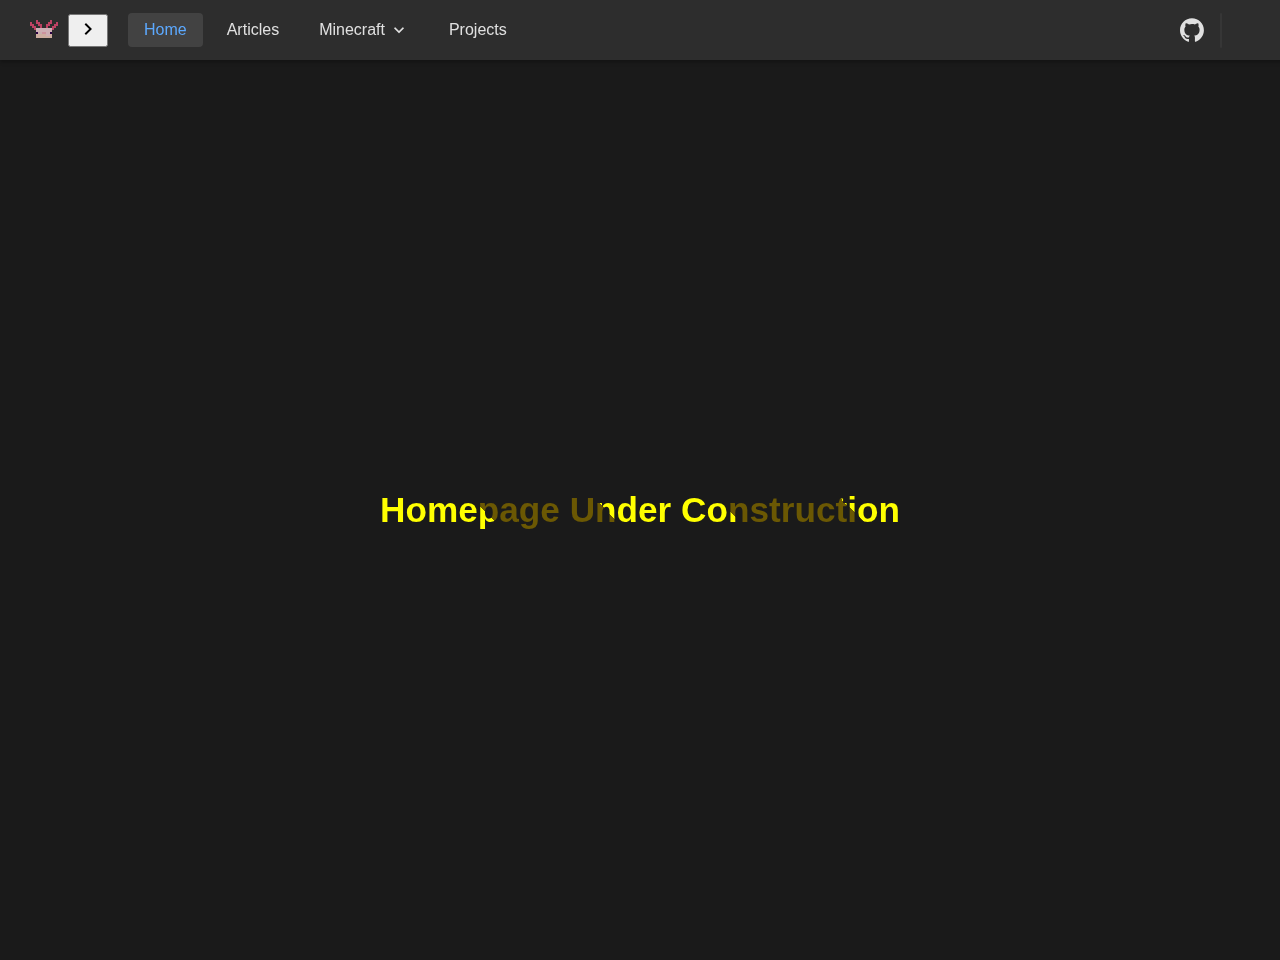
<file: index.html>
<!DOCTYPE html>
<html lang="en">
<head>
    <meta charset="UTF-8">
    <meta name="viewport" content="width=device-width, initial-scale=1.0">
    <title>Welcome</title>
    <link rel="icon" type="image/png" href="/assets/images/favicon.png">
  
    <link rel="stylesheet" href="/css/main.css">
    <link rel="stylesheet" href="/css/starting_page.css">
    <link rel="stylesheet" href="/css/themes.css">
    <link rel="stylesheet" href="https://fonts.googleapis.com/icon?family=Material+Icons">

    <script src="/components/header/header.js"></script>
    <link rel="stylesheet" href="/components/header/header.css">
</head>
<body>
    <header></header>
    <div class="container">
        <h1 class="construction_text_tape">Homepage Under Construction</h1>
    </div>
    <script src="/js/updateDisplayMode.js" type="module"></script>
</body>
</html>
</file>
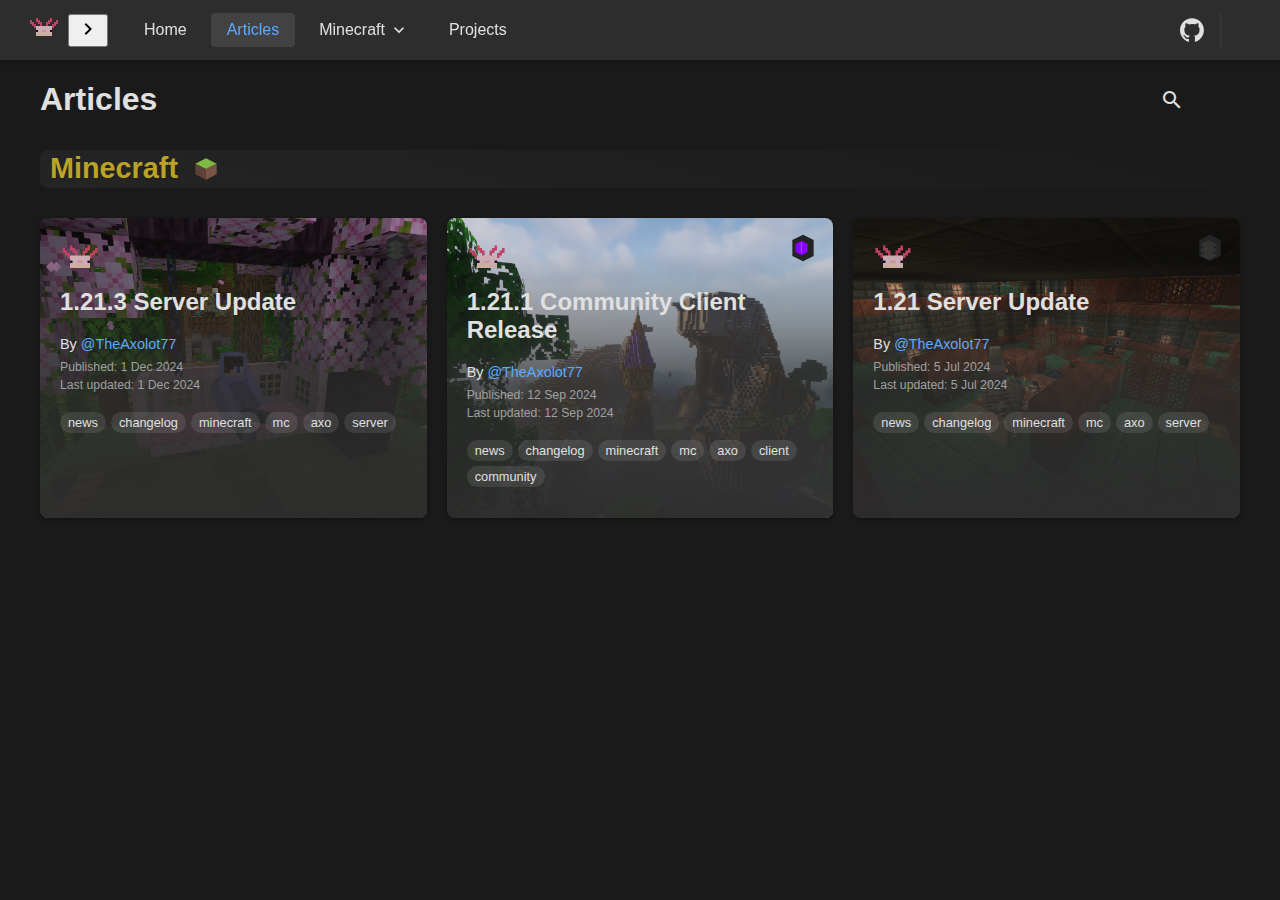
<file: articles/index.html>
<!DOCTYPE html>
<html lang="en">
  <head>
    <meta charset="UTF-8" />
    <meta name="viewport" content="width=device-width, initial-scale=1.0" />
    <title>Articles</title>
    <link rel="icon" type="image/png" href="/assets/images/favicon.png" />
    
    <link rel="stylesheet" href="css/articles.css" />
    <link rel="stylesheet" href="/css/themes.css" />
    <link
      rel="stylesheet"
      href="https://fonts.googleapis.com/icon?family=Material+Icons"
    />

    <script src="/components/header/header.js"></script>
    <link rel="stylesheet" href="/components/header/header.css">
    
    <script src="articles.json.js"></script>
  </head>
  <body>
    <header></header>
    <div class="articles-container">
      <div class="header-container">
        <h1>Articles</h1>
        <div class="search-container">
          <button class="search-button" id="search-toggle">
            <span class="material-icons">search</span>
          </button>
          <div class="search-field-container hidden" id="search-field">
            <input
              type="text"
              class="search-input"
              id="search-input"
              placeholder="Search articles..."
            />
            <button class="search-clear" id="search-clear">
              <span class="material-icons">close</span>
            </button>
            <button class="search-mode" id="search-mode">
              <span class="material-icons">sell</span>
            </button>
          </div>
        </div>
      </div>
      <div id="articles-grid"></div>
    </div>
    <script src="js/articles.js" type="module"></script>
  </body>
</html>
</file>
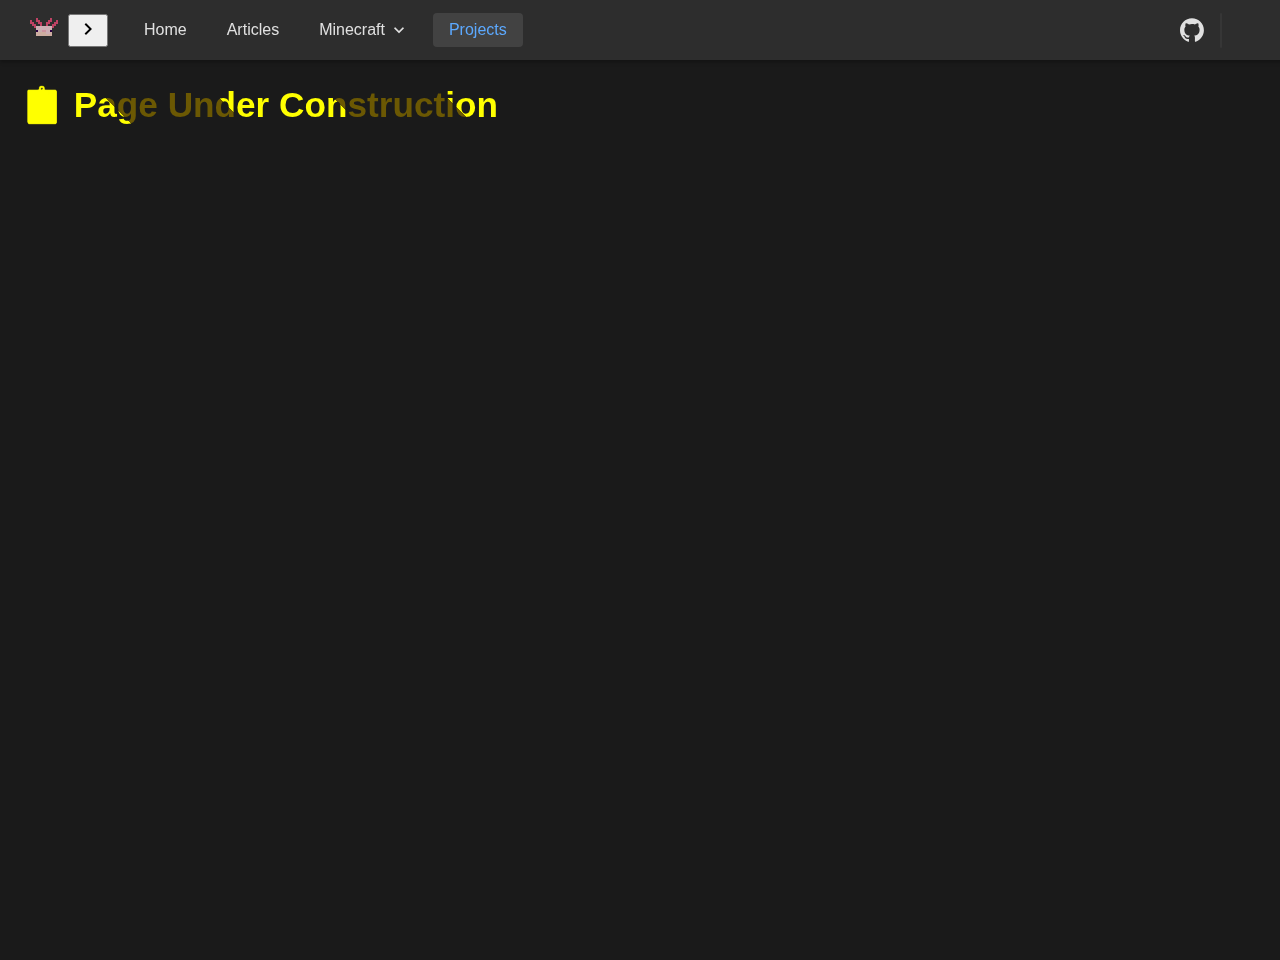
<file: projects/index.html>
<!DOCTYPE html>
<html lang="en">
<head>
    <meta charset="UTF-8">
    <meta name="viewport" content="width=device-width, initial-scale=1.0">
    <title>Projects</title>
    <link rel="icon" type="image/png" href="/assets/images/favicon.png">
  
    <link rel="stylesheet" href="/css/main.css">
    <link rel="stylesheet" href="/css/themes.css">
    <link rel="stylesheet" href="https://fonts.googleapis.com/icon?family=Material+Icons">

    <script src="/components/header/header.js"></script>
    <link rel="stylesheet" href="/components/header/header.css">
</head>
<body>
    <header></header>
    <div class="container">
        <h1 class="construction_text_tape">📋 Page Under Construction</h1>
    </div>
    <script src="/js/updateDisplayMode.js" type="module"></script>
</body>
</html>
</file>
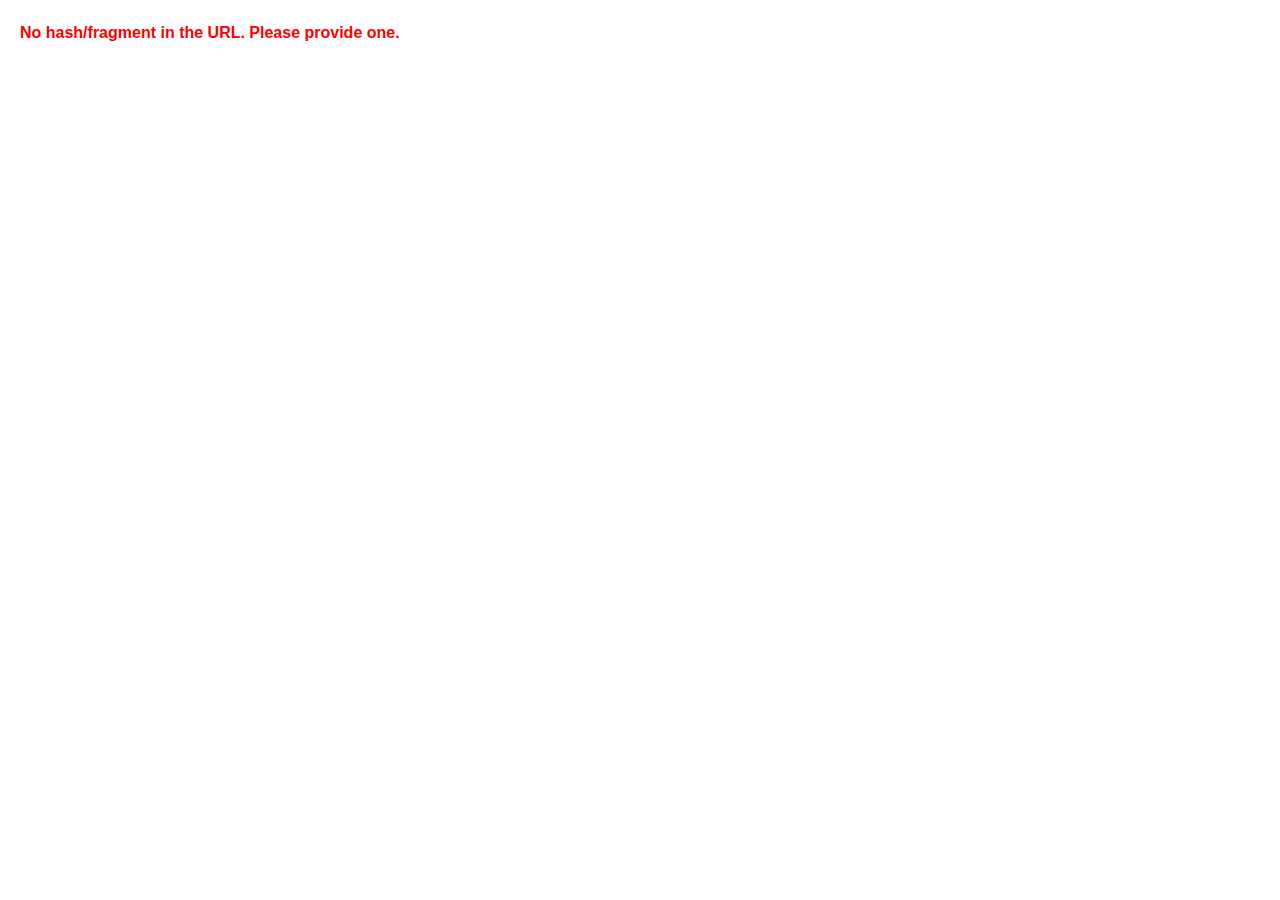
<file: .tests/hashviewer/index.html>
<!DOCTYPE html>
<html lang="en">
<head>
    <meta charset="UTF-8">
    <meta name="viewport" content="width=device-width, initial-scale=1.0">
    <title>Markdown Viewer</title>
    <style>
        body {
            font-family: Arial, sans-serif;
            margin: 20px;
            line-height: 1.6;
        }
        h1, h2, h3, h4, h5, h6 {
            color: #333;
        }
        pre {
            background: #f4f4f4;
            padding: 10px;
            border-radius: 5px;
            overflow-x: auto;
        }
        code {
            font-family: monospace;
            background: #f4f4f4;
            padding: 2px 4px;
            border-radius: 3px;
        }
        .error {
            color: red;
            font-weight: bold;
        }
    </style>
</head>
<body>
    <div id="content">Loading...</div>
    <script>
        // Fetch the fragment from the URL
        const fragment = decodeURIComponent(window.location.hash.substring(1));
        const contentDiv = document.getElementById('content');

        if (!fragment) {
            contentDiv.innerHTML = '<p class="error">No hash/fragment in the URL. Please provide one.</p>';
        } else {
            // Construct the markdown file path
            const markdownPath = `${fragment}/source.md`;

            // Fetch the markdown file
            fetch(markdownPath)
                .then(response => {
                    if (!response.ok) {
                        throw new Error(`Could not fetch the markdown file: ${response.statusText}`);
                    }
                    return response.text();
                })
                .then(markdown => {
                    // Render the markdown to HTML
                    const html = marked.parse(markdown);
                    contentDiv.innerHTML = html;
                })
                .catch(error => {
                    contentDiv.innerHTML = `<p class="error">${error.message}</p>`;
                });
        }
    </script>
    <script>
        /*! Marked.js - A markdown parser and compiler */
        // Inline Marked.js Library (https://github.com/markedjs/marked)
        // This script will include a small version of Marked.js for demonstration purposes
        const marked = (() => {
            const escapeHtml = str => str.replace(/[&<>"']/g, tag =>
                ({ '&': '&amp;', '<': '&lt;', '>': '&gt;', '"': '&quot;', "'": '&#39;' }[tag])
            );
            return {
                parse: markdown => markdown
                    .replace(/^#{1,6}\s?(.*)$/gm, (_, text) => `<h1>${escapeHtml(text)}</h1>`) // Headers
                    .replace(/\*\*(.*?)\*\*/g, '<strong>$1</strong>') // Bold
                    .replace(/\*(.*?)\*/g, '<em>$1</em>') // Italics
                    .replace(/\[(.*?)\]\((.*?)\)/g, '<a href="$2">$1</a>') // Links
                    .replace(/`([^`]+)`/g, '<code>$1</code>') // Inline code
                    .replace(/^```([\s\S]*?)```$/gm, '<pre><code>$1</code></pre>') // Code blocks
            };
        })();
    </script>
</body>
</html>
</file>
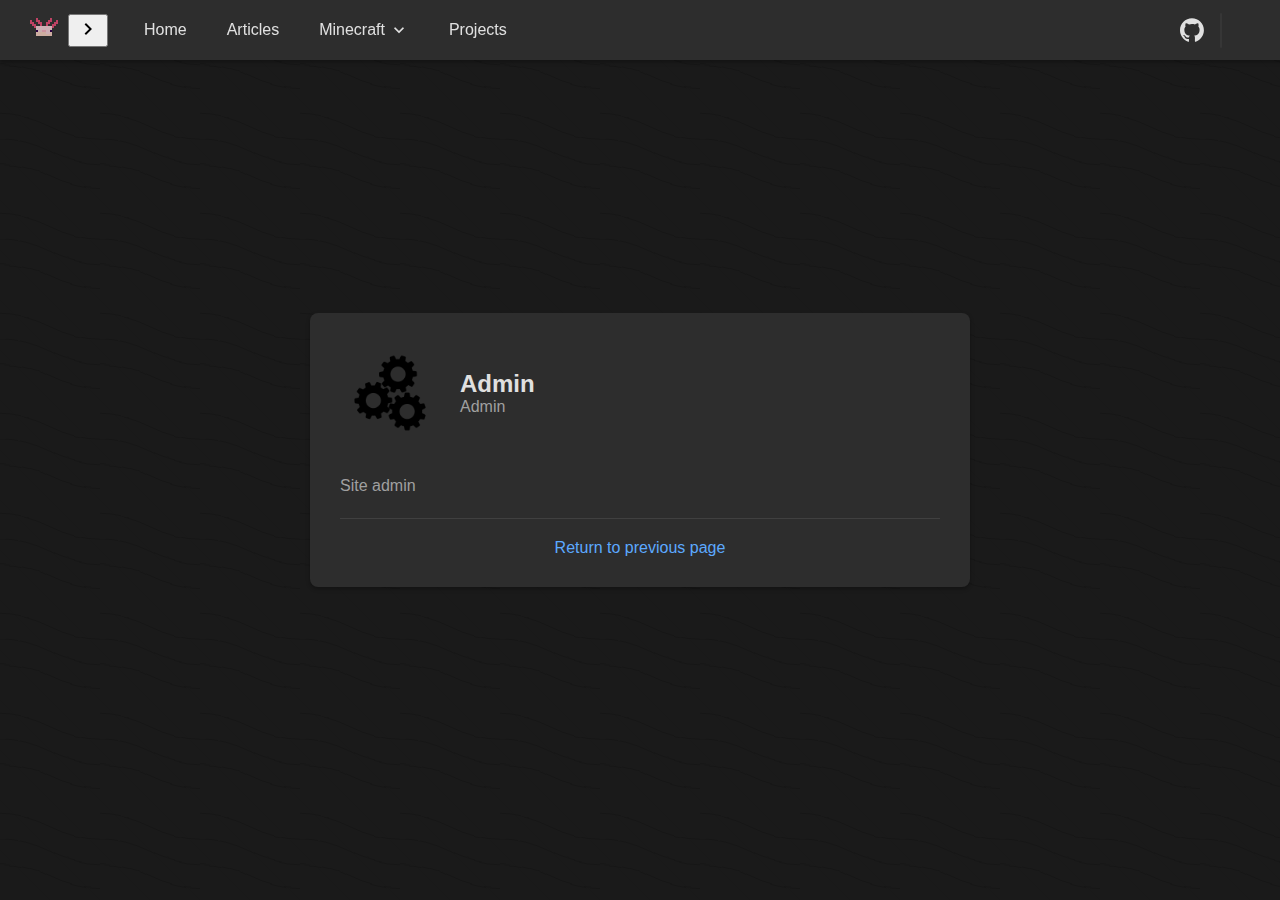
<file: profiles/@Admin/index.html>
<!DOCTYPE html>
<html lang="en">
  <head>
    <meta charset="UTF-8" />
    <meta name="viewport" content="width=device-width, initial-scale=1.0" />
    <title>Profile - Admin</title>
    <link rel="icon" type="image/png" href="/assets/images/favicon.png">
    
    <link rel="stylesheet" href="/css/profile.css" />
    <link rel="stylesheet" href="/css/themes.css" />
    <link
      rel="stylesheet"
      href="https://fonts.googleapis.com/icon?family=Material+Icons"
    />

    <script src="/components/header/header.js"></script>
    <link rel="stylesheet" href="/components/header/header.css">
  </head>
  <body>
    <header></header>
    <div class="profile-container">
      <div id="profile-content"></div>
      <div class="return-link">
        <a href="#" id="return-button">Return to previous page</a>
      </div>
    </div>
    <script src="/js/profile.js" type="module"></script>
  </body>
</html>
</file>
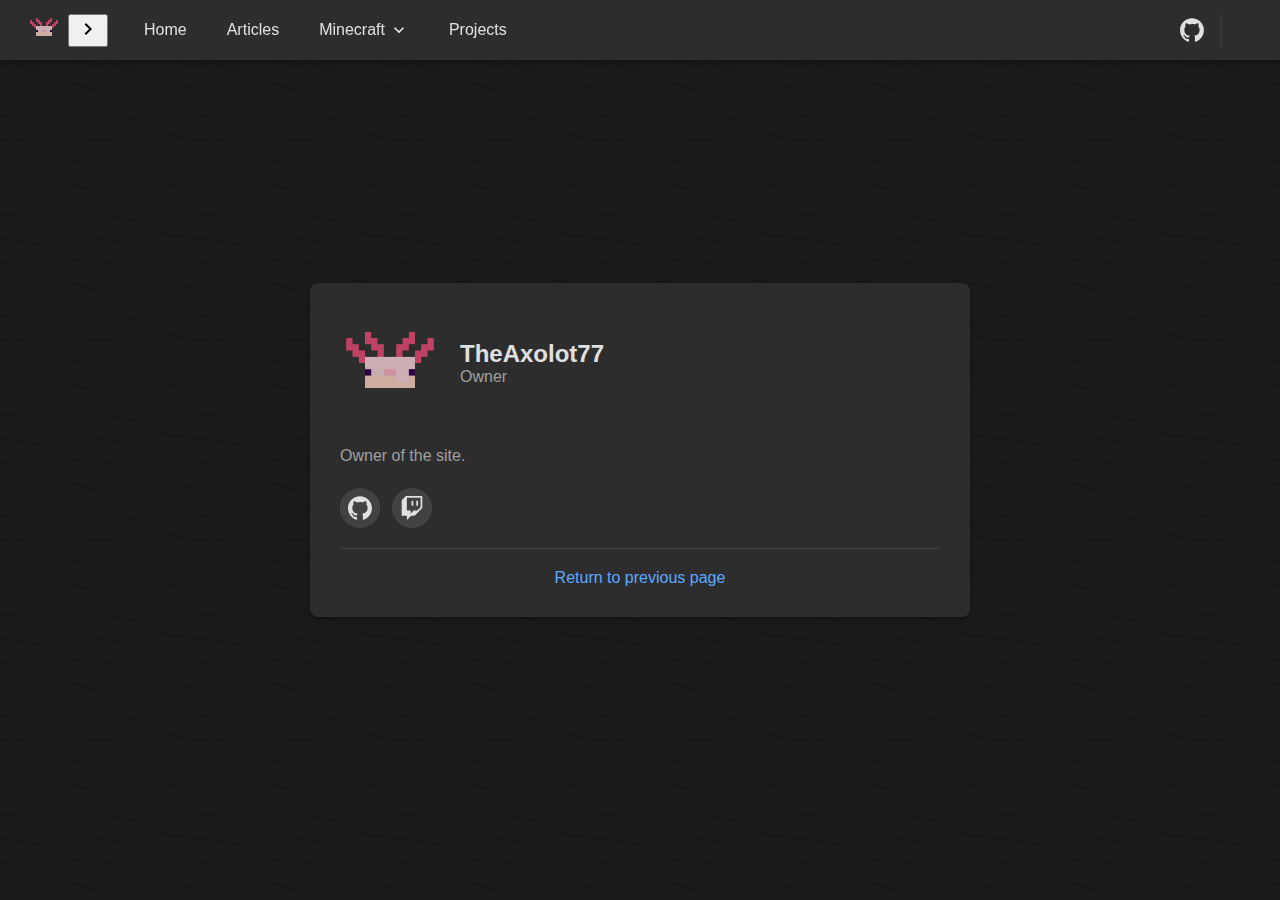
<file: profiles/@TheAxolot77/index.html>
<!DOCTYPE html>
<html lang="en">
  <head>
    <meta charset="UTF-8" />
    <meta name="viewport" content="width=device-width, initial-scale=1.0" />
    <title>Profile - TheAxolot77</title>
    <link rel="icon" type="image/png" href="/assets/images/favicon.png">
    
    <link rel="stylesheet" href="/css/profile.css" />
    <link rel="stylesheet" href="/css/themes.css" />
    <link
      rel="stylesheet"
      href="https://fonts.googleapis.com/icon?family=Material+Icons"
    />

    <script src="/components/header/header.js"></script>
    <link rel="stylesheet" href="/components/header/header.css">
  </head>
  <body>
    <header></header>
    <div class="profile-container">
      <div id="profile-content"></div>
      <div class="return-link">
        <a href="#" id="return-button">Return to previous page</a>
      </div>
    </div>
    <script src="/js/profile.js" type="module"></script>
  </body>
</html>
</file>
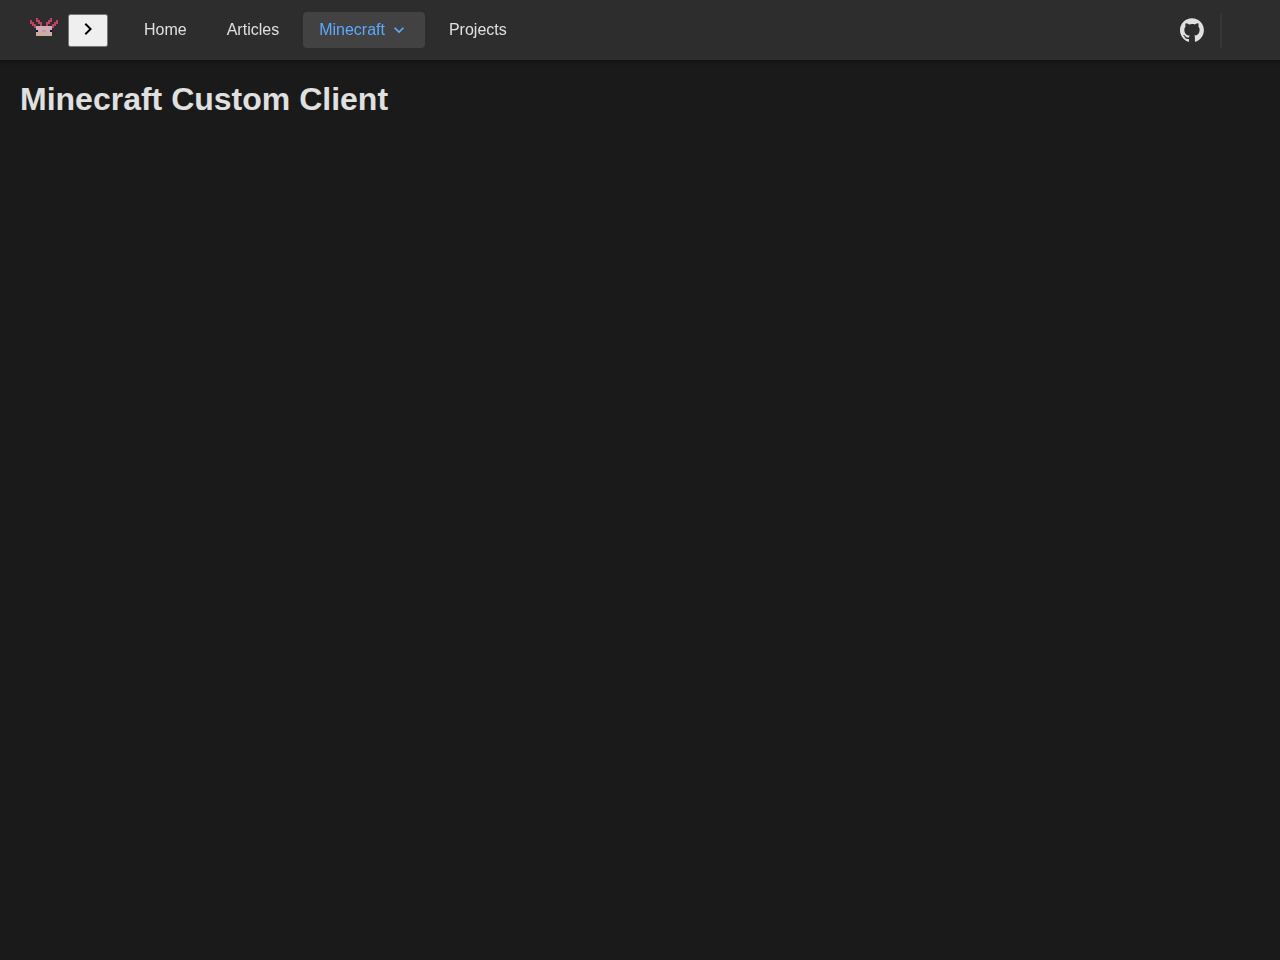
<file: projects/minecraft/mcc/index.html>
<!DOCTYPE html>
<html lang="en">
<head>
    <meta charset="UTF-8">
    <meta name="viewport" content="width=device-width, initial-scale=1.0">
    <title>Minecraft Custom Client</title>
    <link rel="icon" type="image/png" href="/assets/images/favicon.png">
  
    <link rel="stylesheet" href="/css/main.css">
    <link rel="stylesheet" href="/css/themes.css">
    <link rel="stylesheet" href="https://fonts.googleapis.com/icon?family=Material+Icons">

    <script src="/components/header/header.js"></script>
    <link rel="stylesheet" href="/components/header/header.css">
</head>
<body>
    <header></header>
    <div class="container">
        <h1>Minecraft Custom Client</h1>
    </div>
    <script src="/js/updateDisplayMode.js" type="module"></script>
</body>
</html>
</file>
<file: css/main.css>
body {
    margin: 0;
    padding: 60px 0 0 0; /* Add top padding for header */
    font-family: Arial, sans-serif;
    display: flex;
    min-height: 100vh;
    background-color: var(--bg-color);
}

.container {
    padding: 20px;
    padding-top: 0px;
}

.main-button {
    display: inline-block;
    padding: 15px 30px;
    font-size: 1.2em;
    background-color: var(--link-color);
    color: var(--card-bg);
    text-decoration: none;
    border-radius: 5px;
    transition: background-color 0.3s, transform 0.2s;
    box-shadow: 0 2px 4px var(--shadow-color);
}

.main-button:hover {
    background-color: var(--link-color);
    opacity: 0.9;
    transform: translateY(-2px);
    box-shadow: 0 4px 8px var(--shadow-color);
}

.display-mode-toggle:hover {
    /*
    transform: translateY(-2px);
    box-shadow: 0 4px 8px var(--shadow-color);
    */
}

/* Apply this CSS to the specific class */
.construction_text_tape {
    font-size: 2.2rem;
    font-weight: bold;
    background: repeating-linear-gradient(
        45deg,                 /* Diagonal stripes */
        yellow 0%,             /* Start with yellow */
        yellow 15%,            /* Thickness of yellow stripe */
        rgb(107, 88, 3) 15%,   /* Start black stripe */
        rgb(107, 88, 3) 30%    /* Thickness of black stripe */
    );
    background-size: 150% 100%; /* Expand horizontally only */
    animation: slide 2s linear infinite; /* Animate background position */
    -webkit-background-clip: text;
    -webkit-text-fill-color: transparent;
    text-fill-color: transparent;
    text-align: center;
}

/* Smooth sliding animation */
@keyframes slide {
    0% {
        background-position: 0 0; /* Start position */
    }
    50% {
        background-position: -100% 0; /* End position aligns with the start */
    }
    100% {
        background-position: -200% 0; /* End position aligns with the start */
    }
}

.emoticon-size {
    font-size: 0.7rem;
}
</file>
<file: css/starting_page.css>
body {
    margin: 0;
    padding: 60px 0 0 0; /* Add top padding for header */
    font-family: Arial, sans-serif;
    display: flex;
    justify-content: center;
    align-items: center;
    min-height: 100vh;
    background-color: var(--bg-color);
}

.container {
    text-align: center;
    padding: 0px;
}
</file>
<file: css/themes.css>
/* Light theme (default) */
:root[data-theme="light"] {
    --bg-color: #f5f5f5;
    --card-bg: #ffffff;
    --card-bg2: rgba(255, 255, 255, 0.8);
    --text-color: #242424;
    --text-color-hover: #434343;
    --text-secondary: #666666;
    --link-color: #007bff;
    --link-color-hover: #0056b3;
    --border-color: #eeeeee;
    --shadow-color: rgba(0, 0, 0, 0.1);
    --tag-bg: rgba(0, 0, 0, 0.1);
    --code-bg: #f0f2f7;
    --gradient-overlay: linear-gradient(
        to bottom,
        rgba(255, 255, 255, 0.1) 20%,
        rgba(255, 255, 255, 0.8) 50%,
        rgba(255, 255, 255, 1) 100%
    );
    --profile-text: #242424;
    --profile-description: #666666;
    --dropdown-bg: #f8f9fa;
    --dropdown-border: #ddd;
    --dropdown-hover: #f1f3f5;
    --header-divider: #f8f9fa;
    --graytext-color: #CACACA;
    --graylink-color: #CACACA;
    --graylink-color-hover: #A1A1A1;
}

/* Dark theme */
:root[data-theme="dark"] {
    --bg-color: #1a1a1a;
    --card-bg: #2d2d2d;
    --card-bg2: rgba(45, 45, 45, 0.8);
    --text-color: #e0e0e0;
    --text-color-hover: #C0C0C0;
    --text-secondary: #a0a0a0;
    --link-color: #5ca9ff;
    --link-color-hover: #3a7ff7;
    --border-color: #404040;
    --shadow-color: rgba(0, 0, 0, 0.3);
    --tag-bg: rgba(255, 255, 255, 0.1);
    --code-bg: #272727;
    --gradient-overlay: linear-gradient(
        to bottom,
        rgba(45, 45, 45, 0.1) 10%,
        rgba(45, 45, 45, 0.8) 50%,
        rgba(45, 45, 45, 1) 100%
    );
    --profile-text: #e0e0e0;
    --profile-description: #a0a0a0;
    --dropdown-bg: #363636;
    --dropdown-border: #404040;
    --dropdown-hover: #404040;
    --header-divider: #363636;
    --graytext-color: #4C4C4C;
    --graylink-color: #4C4C4C;
    --graylink-color-hover: #626262;
}

/* Common styles that use CSS variables */
body {
    background-color: var(--bg-color);
    color: var(--text-color);
}

.article-card, .profile-container, .article-container {
    background-color: var(--card-bg);
    box-shadow: 0 2px 4px var(--shadow-color);
}

.article-content {
    background: var(--gradient-overlay);
}

.article-title, .author {
    color: var(--text-color);
}

.dates, .date, .updated {
    color: var(--text-secondary);
}

.author-link {
    color: var(--link-color);
}

.tag {
    background: var(--tag-bg);
    color: var(--text-color);
}

pre, code {
    background: var(--code-bg);
    color: var(--text-color);
}

.return-button {
    background: var(--card-bg);
    color: var(--link-color);
}

/* Profile page specific styles */
.profile-info h1 {
    color: var(--profile-text);
}

.profile-title {
    color: var(--profile-description);
}

.profile-description {
    color: var(--profile-description);
}

/* Display mode toggle button */
.display-mode-toggle {
    margin-right: 30px;
    /*background: var(--card-bg);*/
    color: var(--text-color);
    border: none;
    border-radius: 50%;
    width: 40px;
    height: 40px;
    cursor: pointer;
    display: flex;
    align-items: center;
    justify-content: center;
    /*
    box-shadow: 0 2px 4px var(--shadow-color);
    transition: transform 0.2s, box-shadow 0.2s;
    */
}

.display-mode-toggle:hover {
    /*
    transform: translateY(-2px);
    box-shadow: 0 4px 8px var(--shadow-color);
    */
    background: none;
}

/* Adjust search field colors */
.search-field-container {
    background: var(--card-bg);
}

.search-input {
    background: var(--card-bg);
    color: var(--text-color);
}

.search-button, .search-clear, .search-mode {
    color: var(--text-color);
}

.search-button:hover, .search-clear:hover, .search-mode:hover {
    background-color: var(--tag-bg);
}

/* Dropdown (details/summary) styling */
details {
    background: var(--dropdown-bg);
    border-color: var(--dropdown-border);
}

details summary {
    color: var(--text-color);
}

details summary:hover {
    background: var(--dropdown-hover);
}

details[open] summary {
    border-bottom-color: var(--dropdown-border);
}

details[open] {
    color: var(--text-color);
}
</file>
<file: components/header/header.css>
.header-nav {
  width: 100%;
  height: 60px;
  background: var(--card-bg);
  box-shadow: 0 2px 4px var(--shadow-color);
  display: flex;
  align-items: center;
  padding: 0 20px;
  position: fixed;
  top: 0;
  left: 0;
  z-index: 1000;
}

.header-logo {
  display: flex;
  align-items: center;
  padding: 8px;
  border-radius: 4px;
  transition: background-color 0.2s;
}

.header-logo:not(.no-link):hover {
  background: var(--tag-bg);
}

.header-logo.no-link {
  cursor: pointer;
}

.header-logo img {
  width: 32px;
  height: 32px;
  color: var(--text-color);
}

.header-links {
  display: flex;
  gap: 8px;
  margin-right: auto;
  margin-left: 20px;
  align-items: center;
}

.header-right {
  display: flex;
  align-items: center;
  gap: 8px;
}

.header-link {
  color: var(--text-color);
  text-decoration: none;
  padding: 8px 16px;
  border-radius: 4px;
  transition: background-color 0.2s;
  font-weight: 500;
  display: flex;
  align-items: center;
}

.header-link:hover {
  background: var(--tag-bg);
  text-decoration: none;
}

.header-link.active {
  color: var(--link-color);
  background: var(--tag-bg);
}

/* Dropdown styles */
.dropdown {
  position: relative;
  display: inline-block;
}

.dropdown-button {
  background: none;
  border: none;
  font-size: inherit;
  font-family: inherit;
  cursor: pointer;
  display: flex;
  align-items: center;
  gap: 4px;
}

.dropdown-arrow {
  font-size: 20px;
  transition: transform 0.2s;
}

.dropdown:hover .dropdown-arrow {
  transform: rotate(180deg);
}

.dropdown-content {
  display: none;
  position: absolute;
  top: 100%;
  left: 0;
  background: var(--card-bg);
  box-shadow: 0 2px 4px var(--shadow-color);
  border-radius: 4px;
  min-width: 160px;
  z-index: 1001;
}

.dropdown:hover .dropdown-content {
  display: block;
}

.dropdown-item {
  color: var(--text-color);
  text-decoration: none;
  padding: 12px 16px;
  display: flex;
  align-items: center;
  gap: 6px;
  transition: background-color 0.2s;
}

.dropdown-item:hover {
  background: var(--tag-bg);
}

.external-link-icon {
  margin-left: auto;
}

/* GitHub link styles */
.github-link {
  padding: 8px;
  display: flex;
  align-items: center;
  justify-content: center;
}

.github-icon {
  width: 24px;
  height: 24px;
  transition: transform 0.2s;
  fill: var(--text-color);
}

.github-link:hover .github-icon {
  transform: scale(1.1);
}

.display-mode-toggle {
  background: none;
  border: none;
  cursor: pointer;
  width: 40px;
  height: 40px;
  border-radius: 50%;
  display: flex;
  align-items: center;
  justify-content: center;
  color: var(--text-color);
  transition: background-color 0.2s;
}

.display-mode-toggle:hover {
  background: var(--tag-bg);
}

.header-vertical-divider {
    width: 2px;
    height: 35px;
    border-radius: 5px;
    background: var(--header-divider);
}
</file>
<file: articles/css/articles.css>
body {
    margin: 0;
    padding: 60px 20px 20px 20px; /* Add top padding for header */
    font-family: Arial, sans-serif;
    background-color: var(--bg-color);
}

.articles-container {
    max-width: 1200px;
    margin: 0 auto;
}

.header-container {
    display: flex;
    justify-content: space-between;
    align-items: center;
}

.search-container {
    display: flex;
    align-items: center;
    gap: 8px;
    position: relative;
}

.search-button {
    background: none;
    border: none;
    cursor: pointer;
    width: 40px;
    height: 40px;
    border-radius: 50%;
    transition: background-color 0.2s;
    z-index: 2;
    margin-right: 48px;
    display: flex;
    align-items: center;
    justify-content: center;
}

.search-button:hover {
    background-color: rgba(0, 0, 0, 0.05);
}

.search-field-container {
    position: absolute;
    right: 88px;
    display: flex;
    align-items: center;
    background: white;
    border-radius: 20px;
    padding: 4px 12px;
    box-shadow: 0 2px 4px rgba(0,0,0,0.1);
    gap: 2px;
    transition: width 0.3s ease-in-out;
    width: 260px;
}

.search-field-container.hidden {
    width: 0;
    padding: 0;
    overflow: hidden;
    opacity: 0;
}

.search-input {
    border: none;
    outline: none;
    padding: 8px;
    width: 100%;
    font-size: 14px;
}

.search-clear {
    background: none;
    border: none;
    cursor: pointer;
    padding: 4px;
    color: #666;
    flex-shrink: 0;
}

.search-clear:hover {
    color: #333;
}

.search-mode {
    background: none;
    border: none;
    cursor: pointer;
    padding: 4px;
    flex-shrink: 0;
}

#articles-grid {
    display: grid;
    grid-template-columns: repeat(auto-fill, minmax(300px, 1fr));
    gap: 20px;
    padding: 10px 0 20px 0;
}

.group-header {
    grid-column: 1 / -1;
    display: flex;
    align-items: center;
    gap: 12px;
    margin-top: 0px;
    margin-bottom: 10px;
    padding-top: 2.5px;
    padding-bottom: 2.5px;
    padding-right: 10px;
    padding-left: 10px;
    border-radius: 8px;
    background: linear-gradient(15deg, rgba(130, 130, 130, 0.1), transparent);
}

.group-icon {
    width: 32px;
    height: 32px;
}

.group-icon svg {
    width: 100%;
    height: 100%;
}

.group-title {
    margin: 0;
    color: #baa327;
    font-size: 1.8em;
    text-shadow: 1px 1px 2px rgba(0, 0, 0, 0.1);
}

.article-card {
    position: relative;
    border-radius: 8px;
    height: 300px;
    cursor: pointer;
    transition: transform 0.2s, box-shadow 0.2s, opacity 0.3s;
    overflow: hidden;
    box-shadow: 0 2px 4px rgba(0,0,0,0.1);
}

.article-card.hidden {
    display: none;
}

.article-card:hover {
    transform: translateY(-5px);
    box-shadow: 0 4px 8px rgba(0,0,0,0.15);
}

.article-background {
    position: absolute;
    top: 0;
    left: 0;
    width: 100%;
    height: 100%;
    background-size: cover;
    background-position: center;
}

.article-content {
    position: relative;
    z-index: 1;
    height: 100%;
    padding: 20px;
    background: linear-gradient(
        to bottom,
        rgba(255,255,255, 0.1) 10%,
        rgba(255,255,255, 0.8) 50%,
        rgba(255,255,255, 1) 100%
    );
    display: flex;
    flex-direction: column;
}

.article-category-icon {
    position: absolute;
    top: 10px;
    right: 10px;
    width: 32px;
    height: 32px;
    padding: 4px;
}

.article-favicon {
    width: 40px;
    height: 40px;
    border-radius: 4px;
    margin-bottom: 10px;
}

.article-title {
    color: #242424;
    margin: 0 0 10px 0;
    font-size: 1.5em;
    font-weight: bold;
}

.article-meta {
    margin: 10px 0;
    font-size: 0.9em;
}

.author {
    display: block;
    margin-bottom: 5px;
    font-weight: 500;
    color: #242424;
}

.dates {
    display: flex;
    flex-direction: column;
    gap: 4px;
    margin-top: 8px;
    font-size: 0.85em;
}

.date {
    color: #242424;
}

.updated {
    color: #242424;
}

.author-link {
    color: #007bff;
    text-decoration: none;
    cursor: pointer;
}

.author-link:hover {
    text-decoration: underline;
}

.tags {
    margin-top: 10px;
    display: flex;
    flex-wrap: wrap;
    gap: 5px;
}

.tag {
    background: rgba(0, 0, 0, 0.1);
    padding: 3px 8px;
    border-radius: 15px;
    font-size: 0.8em;
    color: #242424;
}

.error-message {
    grid-column: 1 / -1;
    text-align: center;
    padding: 20px;
    background: #fee;
    color: #c00;
    border-radius: 8px;
    margin: 20px 0;
}
</file>
<file: css/profile.css>
body {
    margin: 0;
    padding: 0;
    font-family: Arial, sans-serif;
    min-height: 100vh;
    display: flex;
    justify-content: center;
    align-items: center;
    background-color: var(--bg-color);
    background-repeat: repeat;
    background-size: 100px 100px;
}

.profile-container {
    background: var(--card-bg);
    border-radius: 8px;
    box-shadow: 0 2px 4px var(--shadow-color);
    padding: 30px;
    max-width: 600px;
    width: 90%;
    position: relative;
    z-index: 1;
}

.profile-header {
    display: flex;
    align-items: center;
    margin-bottom: 30px;
}

.profile-image {
    width: 100px;
    height: 100px;
    border-radius: 50%;
    object-fit: cover;
    margin-right: 20px;
}

.profile-info h1 {
    margin: 0;
    color: var(--text-color);
    font-size: 24px;
}

.profile-title {
    color: var(--text-secondary);
    font-size: 16px;
}

.profile-description {
    color: var(--text-color);
    line-height: 1.6;
    margin-bottom: 0px;
}

.profile-description > p {
    margin-block-start: 0px;
    margin-block-end: 0px;
    margin-bottom: 10px;
}

.profile-section {
    color: var(--profile-description);
    line-height: 1.6;
    margin-bottom: 30px;
}

.profile-section p {
    margin-block-start: 0px;
    margin-block-end: 0px;
}

.social-links {
    display: flex;
    flex-wrap: wrap;
    gap: 12px;
    margin-top: 20px;
}

.social-link {
    display: flex;
    align-items: center;
    justify-content: center;
    width: 40px;
    height: 40px;
    border-radius: 50%;
    background: var(--tag-bg);
    transition: transform 0.2s, background-color 0.2s;
}

.social-link:hover {
    transform: translateY(-2px);
    background: var(--dropdown-hover);
}

.social-link svg {
    width: 24px;
    height: 24px;
    fill: var(--text-color);
}

.return-link {
    text-align: center;
    margin-top: 20px;
    padding-top: 20px;
    border-top: 1px solid var(--border-color);
}

.return-link a {
    color: var(--link-color);
    text-decoration: none;
    font-weight: 500;
}

.return-link a:hover {
    text-decoration: underline;
}

.error {
    color: #dc3545;
    text-align: center;
    padding: 20px;
    background: #fee;
    border-radius: 4px;
}
</file>
